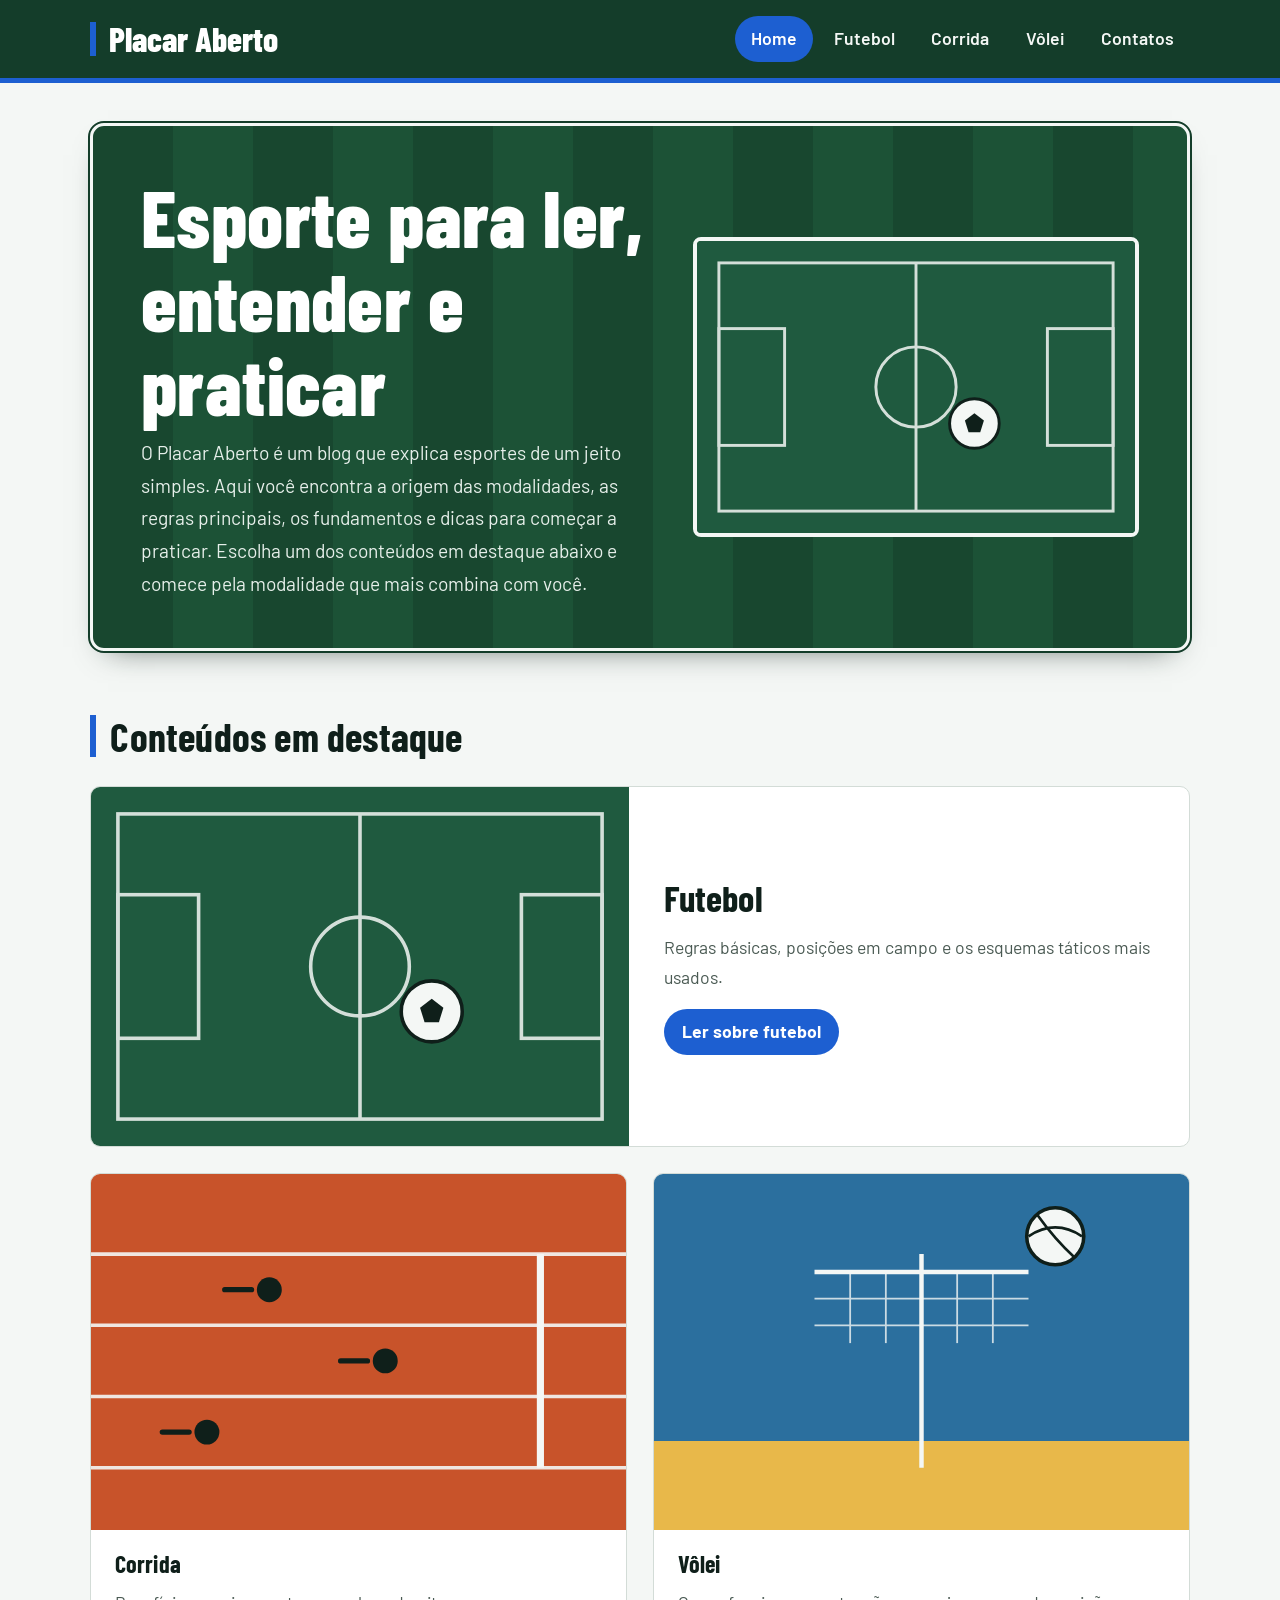
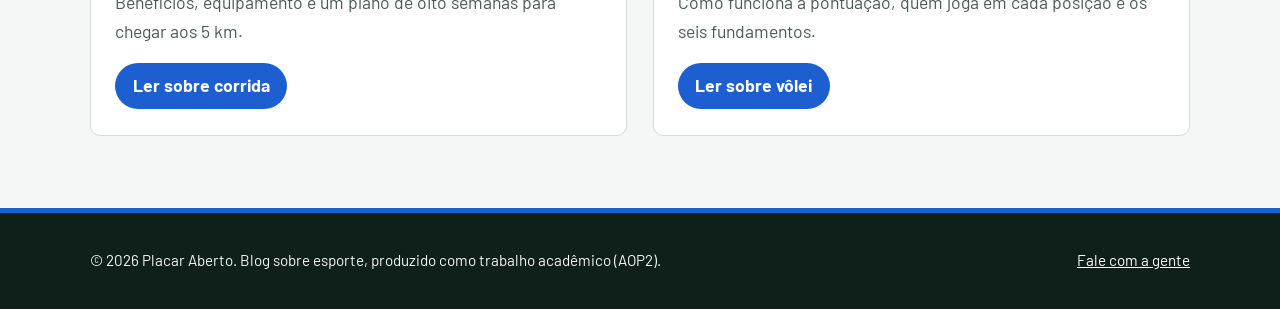
<file: index.html>
<!DOCTYPE html>
<html lang="pt-BR">
    <head>
        <meta charset="UTF-8">
        <meta name="viewport" content="width=device-width, initial-scale=1">
        <title>Home | Placar Aberto</title>
        <meta name="description" content="Placar Aberto: blog sobre esporte com conteúdo sobre futebol, corrida e vôlei.">
        <link rel="preconnect" href="https://fonts.googleapis.com">
        <link rel="preconnect" href="https://fonts.gstatic.com" crossorigin>
        <link href="https://fonts.googleapis.com/css2?family=Barlow:wght@400;600&family=Barlow+Condensed:wght@700;800&display=swap" rel="stylesheet">
        <link rel="stylesheet" href="css/style.css">
    </head>
    <body>
        <header>
            <div class="wrap topo">
                <a class="marca" href="index.html">Placar Aberto</a>
                <nav aria-label="Navegação principal">
                    <ul>
                        <li>
                            <a href="index.html" aria-current="page">Home</a>
                        </li>
                        <li>
                            <a href="futebol.html">Futebol</a>
                        </li>
                        <li>
                            <a href="corrida.html">Corrida</a>
                        </li>
                        <li>
                            <a href="volei.html">Vôlei</a>
                        </li>
                        <li>
                            <a href="contatos.html">Contatos</a>
                        </li>
                    </ul>
                </nav>
            </div>
        </header>

        <main class="wrap">
            <section class="hero">
                <div>
                    <h1>Esporte para ler, entender e praticar</h1>
                    <p>O Placar Aberto é um blog que explica esportes de um jeito simples. Aqui você encontra a origem das modalidades, as regras principais, 
                        os fundamentos e dicas para começar a praticar. Escolha um dos conteúdos em destaque abaixo e comece pela modalidade que mais combina com você.
                    </p>
                </div>
                <img src="images/futebol.svg" alt="Campo de futebol visto de cima com uma bola no centro" width="600" height="400">
            </section>

            <section>
                <h2>Conteúdos em destaque</h2>
                <div class="destaques">
                    <article class="card">
                        <a class="img" href="futebol.html">
                            <img src="images/futebol.svg" alt="Campo de futebol com bola. Clique para abrir a página Futebol" width="600" height="400">
                        </a>
                        <div>
                            <h3>Futebol</h3>
                            <p>Regras básicas, posições em campo e os esquemas táticos mais usados.</p>
                            <a class="mais" href="futebol.html">Ler sobre futebol</a>
                        </div>
                    </article>

                    <article class="card">
                        <a class="img" href="corrida.html">
                            <img src="images/corrida.svg" alt="Pista de corrida com raias. Clique para abrir a página Corrida" width="600" height="400">
                        </a>
                        <div>
                            <h3>Corrida</h3>
                            <p>Benefícios, equipamento e um plano de oito semanas para chegar aos 5 km.</p>
                            <a class="mais" href="corrida.html">Ler sobre corrida</a>
                        </div>
                    </article>

                    <article class="card">
                        <a class="img" href="volei.html">
                            <img src="images/volei.svg" alt="Rede de vôlei com bola. Clique para abrir a página Vôlei" width="600" height="400">
                        </a>
                        <div>
                            <h3>Vôlei</h3>
                            <p>Como funciona a pontuação, quem joga em cada posição e os seis fundamentos.</p>
                            <a class="mais" href="volei.html">Ler sobre vôlei</a>
                        </div>
                    </article>
                </div>
            </section>
        </main>

        <footer>
            <div class="wrap">
                <p>&copy; 2026 Placar Aberto. Blog sobre esporte, produzido como trabalho acadêmico (AOP2).</p>
                <p><a href="contatos.html">Fale com a gente</a></p>
            </div>
        </footer>
    </body>
</html>
</file>
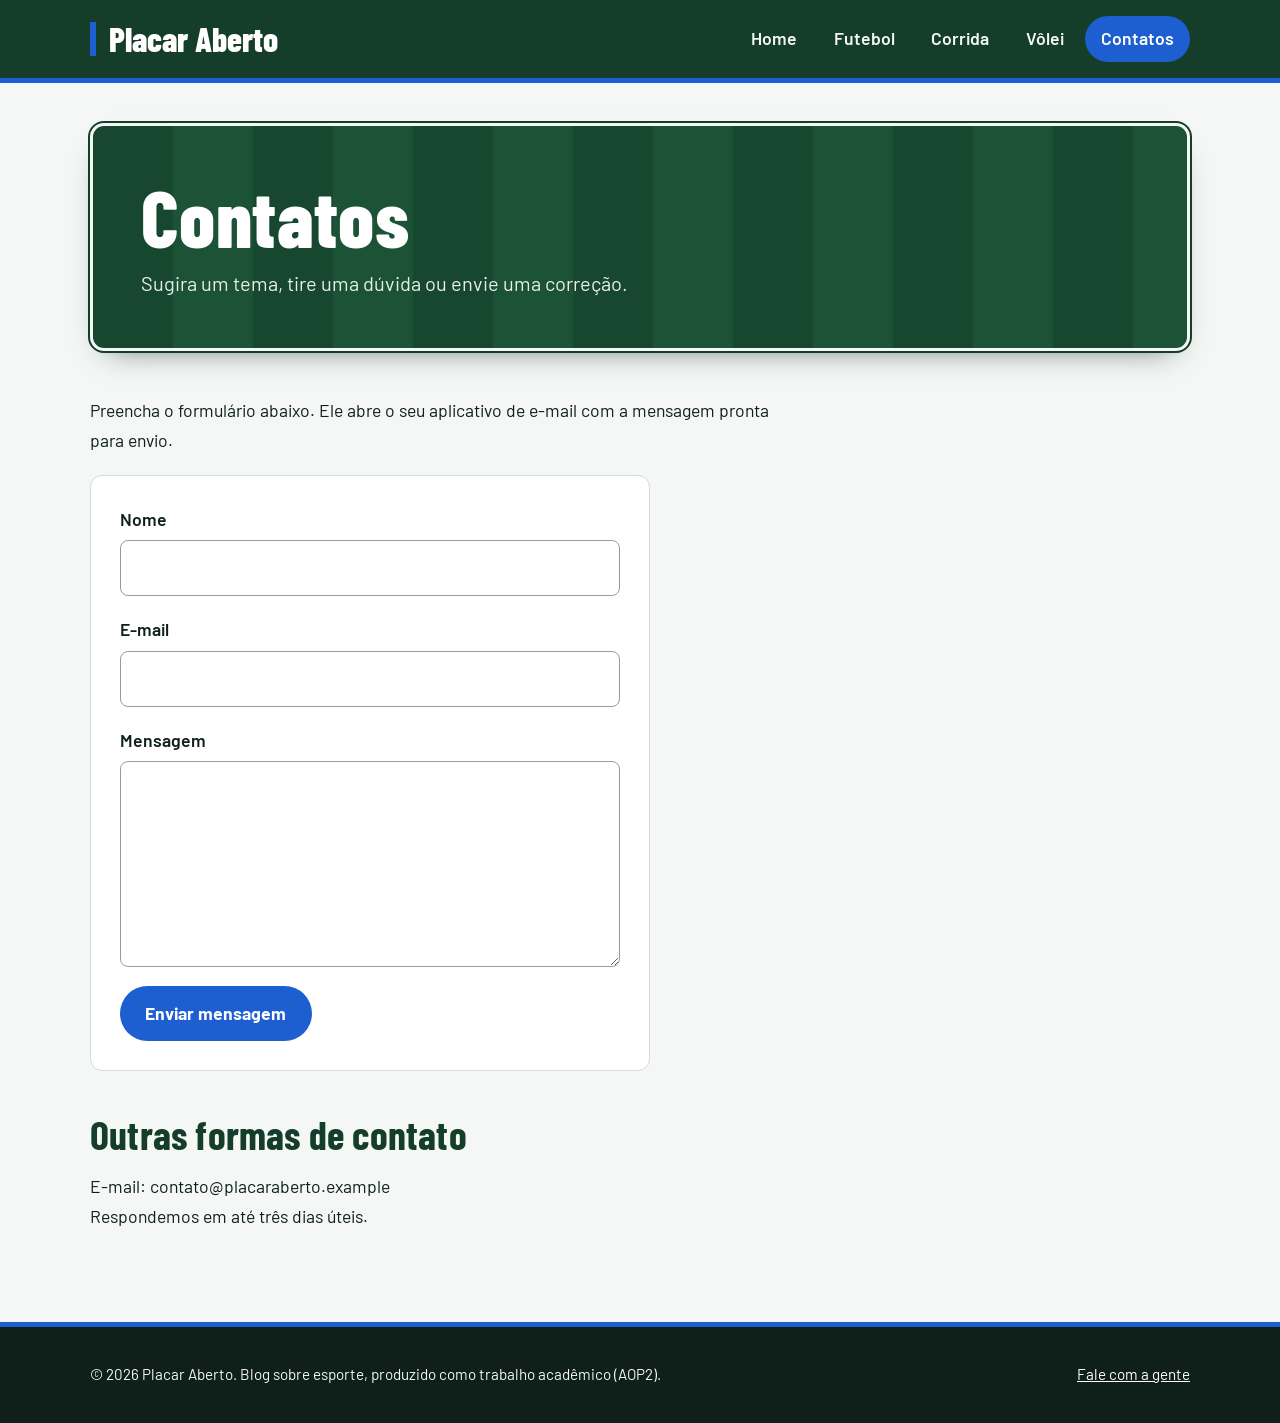
<file: contatos.html>
<!DOCTYPE html>
<html lang="pt-BR">
    <head>
        <meta charset="UTF-8">
        <meta name="viewport" content="width=device-width, initial-scale=1">
        <title>Contatos | Placar Aberto</title>
        <meta name="description" content="Placar Aberto: blog sobre esporte com conteúdo sobre futebol, corrida e vôlei.">
        <link rel="preconnect" href="https://fonts.googleapis.com">
        <link rel="preconnect" href="https://fonts.gstatic.com" crossorigin>
        <link href="https://fonts.googleapis.com/css2?family=Barlow:wght@400;600&family=Barlow+Condensed:wght@700;800&display=swap" rel="stylesheet">
        <link rel="stylesheet" href="css/style.css">
    </head>
    <body>
        <header>
            <div class="wrap topo">
                <a class="marca" href="index.html">Placar Aberto</a>
                <nav aria-label="Navegação principal">
                    <ul>
                        <li>
                            <a href="index.html">Home</a>
                        </li>

                        <li><a href="futebol.html">Futebol</a>
                        </li>

                        <li>
                            <a href="corrida.html">Corrida</a>
                        </li>

                        <li>
                            <a href="volei.html">Vôlei</a>
                        </li>

                        <li>
                            <a href="contatos.html" aria-current="page">Contatos</a>
                        </li>
                    </ul>
                </nav>
            </div>
        </header>

        <main class="wrap">
            <section class="cab">
                <h1>Contatos</h1>
                <p>Sugira um tema, tire uma dúvida ou envie uma correção.</p>
            </section>

            <div class="texto">
                <p>Preencha o formulário abaixo. Ele abre o seu aplicativo de e-mail com a mensagem pronta para envio.</p>
                <form action="mailto:contato@placaraberto.example" method="post" enctype="text/plain">
                    <label>Nome<input type="text" name="nome" required autocomplete="name"></label>
                    <label>E-mail<input type="email" name="email" required autocomplete="email"></label>
                    <label>Mensagem<textarea name="mensagem" rows="6" required></textarea></label>
                    <button type="submit">Enviar mensagem</button>
                </form>
                <h2>Outras formas de contato</h2>
                <p>E-mail: contato@placaraberto.example<br>Respondemos em até três dias úteis.</p>
            </div>
        </main>

        <footer>
            <div class="wrap">
                <p>&copy; 2026 Placar Aberto. Blog sobre esporte, produzido como trabalho acadêmico (AOP2).</p>
                <p><a href="contatos.html">Fale com a gente</a></p>
            </div>
        </footer>
    </body>
</html>
</file>
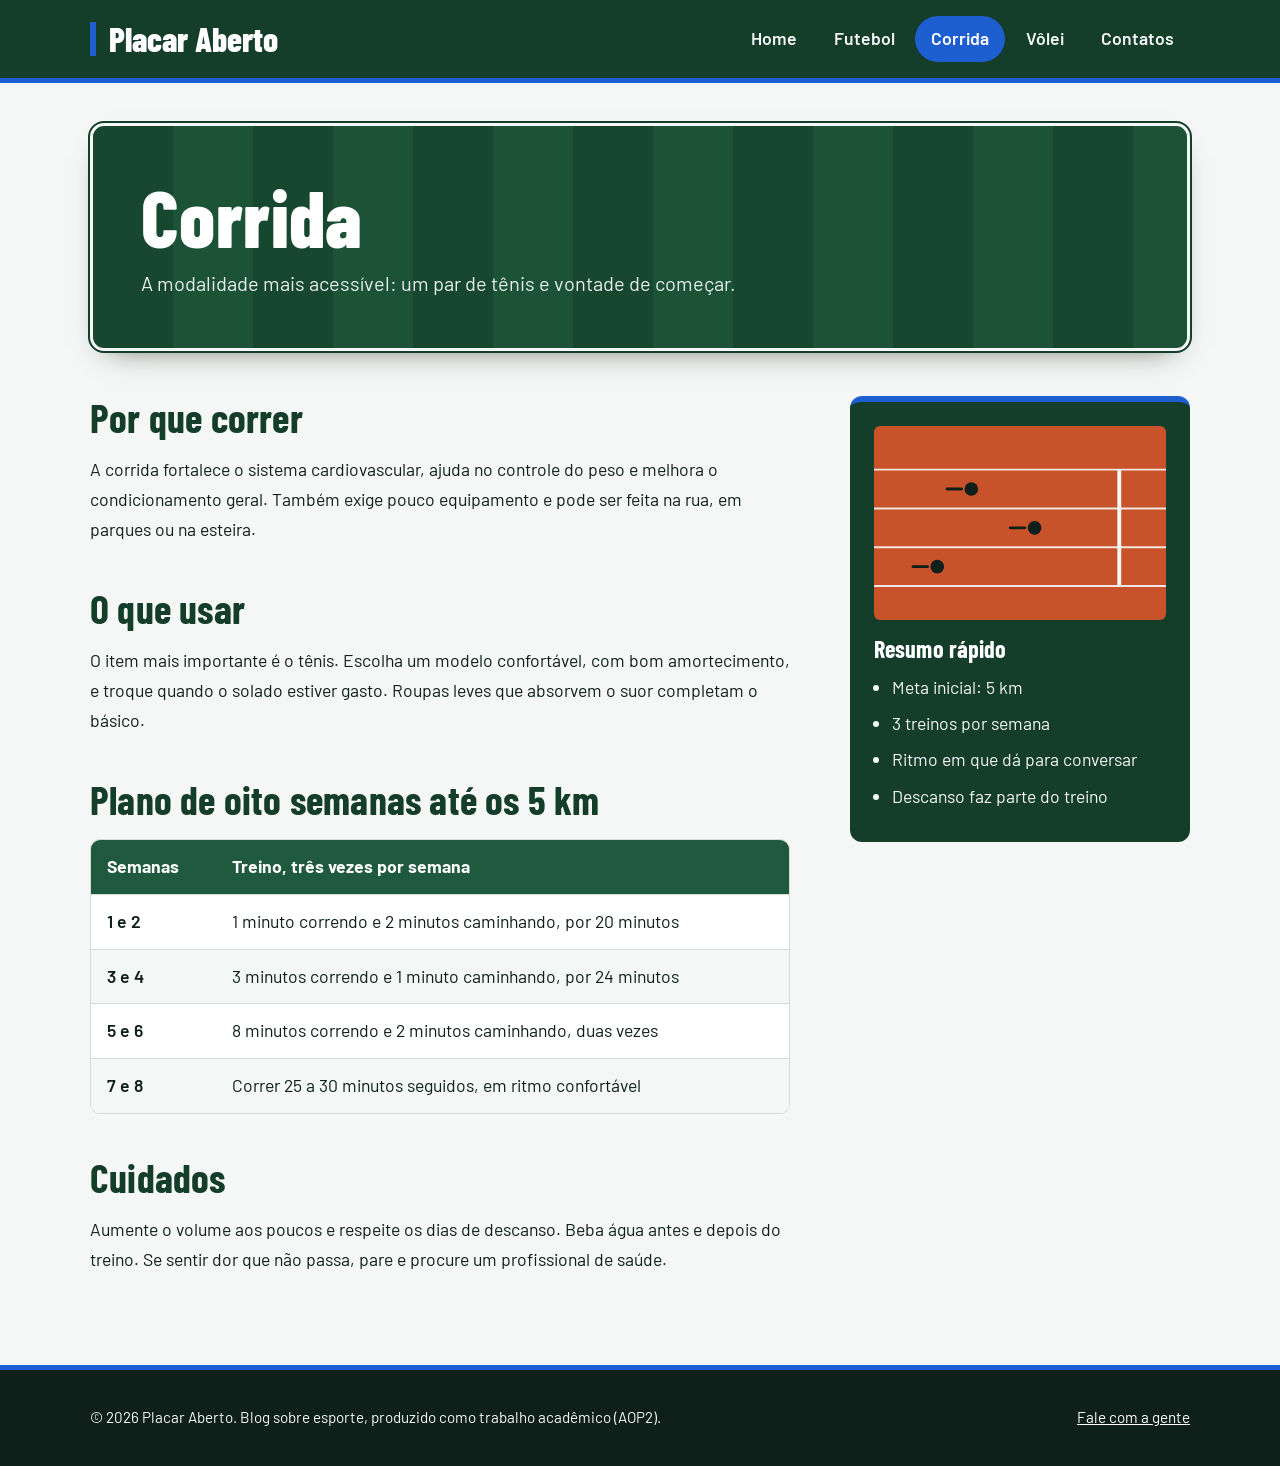
<file: corrida.html>
<!DOCTYPE html>
<html lang="pt-BR">
    <head>
        <meta charset="UTF-8">
        <meta name="viewport" content="width=device-width, initial-scale=1">
        <title>Corrida | Placar Aberto</title>
        <meta name="description" content="Placar Aberto: blog sobre esporte com conteúdo sobre futebol, corrida e vôlei.">
        <link rel="preconnect" href="https://fonts.googleapis.com">
        <link rel="preconnect" href="https://fonts.gstatic.com" crossorigin>
        <link href="https://fonts.googleapis.com/css2?family=Barlow:wght@400;600&family=Barlow+Condensed:wght@700;800&display=swap" rel="stylesheet">
        <link rel="stylesheet" href="css/style.css">
    </head>
    <body>
        <header>
            <div class="wrap topo">
                <a class="marca" href="index.html">Placar Aberto</a>
                <nav aria-label="Navegação principal">
                    <ul>
                        <li>
                            <a href="index.html">Home</a>
                        </li>
                        <li>
                            <a href="futebol.html">Futebol</a>
                        </li>
                        <li>
                            <a href="corrida.html" aria-current="page">Corrida</a>
                        </li>
                        <li>
                            <a href="volei.html">Vôlei</a>
                        </li>
                        <li>
                            <a href="contatos.html">Contatos</a>
                        </li>
                    </ul>
                </nav>
            </div>
        </header>

        <main class="wrap">
            <section class="cab">
                <h1>Corrida</h1>
                <p>A modalidade mais acessível: um par de tênis e vontade de começar.</p>
            </section>
            
            <div class="dois">
                <div class="texto">
                    <h2>Por que correr</h2>
                    <p>A corrida fortalece o sistema cardiovascular, ajuda no controle do peso e melhora o condicionamento geral. Também exige pouco equipamento e pode ser feita na rua, 
                        em parques ou na esteira.
                    </p>
                    <h2>O que usar</h2>
                    <p>O item mais importante é o tênis. Escolha um modelo confortável, com bom amortecimento, e troque quando o solado estiver gasto. 
                        Roupas leves que absorvem o suor completam o básico.
                    </p>
                    <h2>Plano de oito semanas até os 5 km</h2>

                    <table>
                        <thead>
                            <tr>
                                <th>Semanas</th>
                                <th>Treino, três vezes por semana</th>
                            </tr>
                        </thead>

                        <tbody>
                            <tr>
                                <td>1 e 2</td>
                                <td>1 minuto correndo e 2 minutos caminhando, por 20 minutos</td>
                            </tr>
                            <tr>
                                <td>3 e 4</td>
                                <td>3 minutos correndo e 1 minuto caminhando, por 24 minutos</td>
                            </tr>
                            <tr>
                                <td>5 e 6</td>
                                <td>8 minutos correndo e 2 minutos caminhando, duas vezes</td>
                            </tr>
                            <tr>
                                <td>7 e 8</td>
                                <td>Correr 25 a 30 minutos seguidos, em ritmo confortável</td>
                            </tr>
                        </tbody>
                    </table>

                    <h2>Cuidados</h2>
                    <p>Aumente o volume aos poucos e respeite os dias de descanso. Beba água antes e depois do treino. Se sentir dor que não passa, pare e procure um profissional de saúde.</p>
                </div>

                <aside>
                    <img src="images/corrida.svg" alt="Pista de corrida" width="600" height="400">
                    <h3>Resumo rápido</h3>
                    <ul>
                        <li>Meta inicial: 5 km</li>
                        <li>3 treinos por semana</li>
                        <li>Ritmo em que dá para conversar</li>
                        <li>Descanso faz parte do treino</li>
                    </ul>
                </aside>
            </div>
        </main>

        <footer>
        <div class="wrap">
            <p>&copy; 2026 Placar Aberto. Blog sobre esporte, produzido como trabalho acadêmico (AOP2).</p>
            <p><a href="contatos.html">Fale com a gente</a></p>
        </div>
        </footer>
    </body>
</html>
</file>
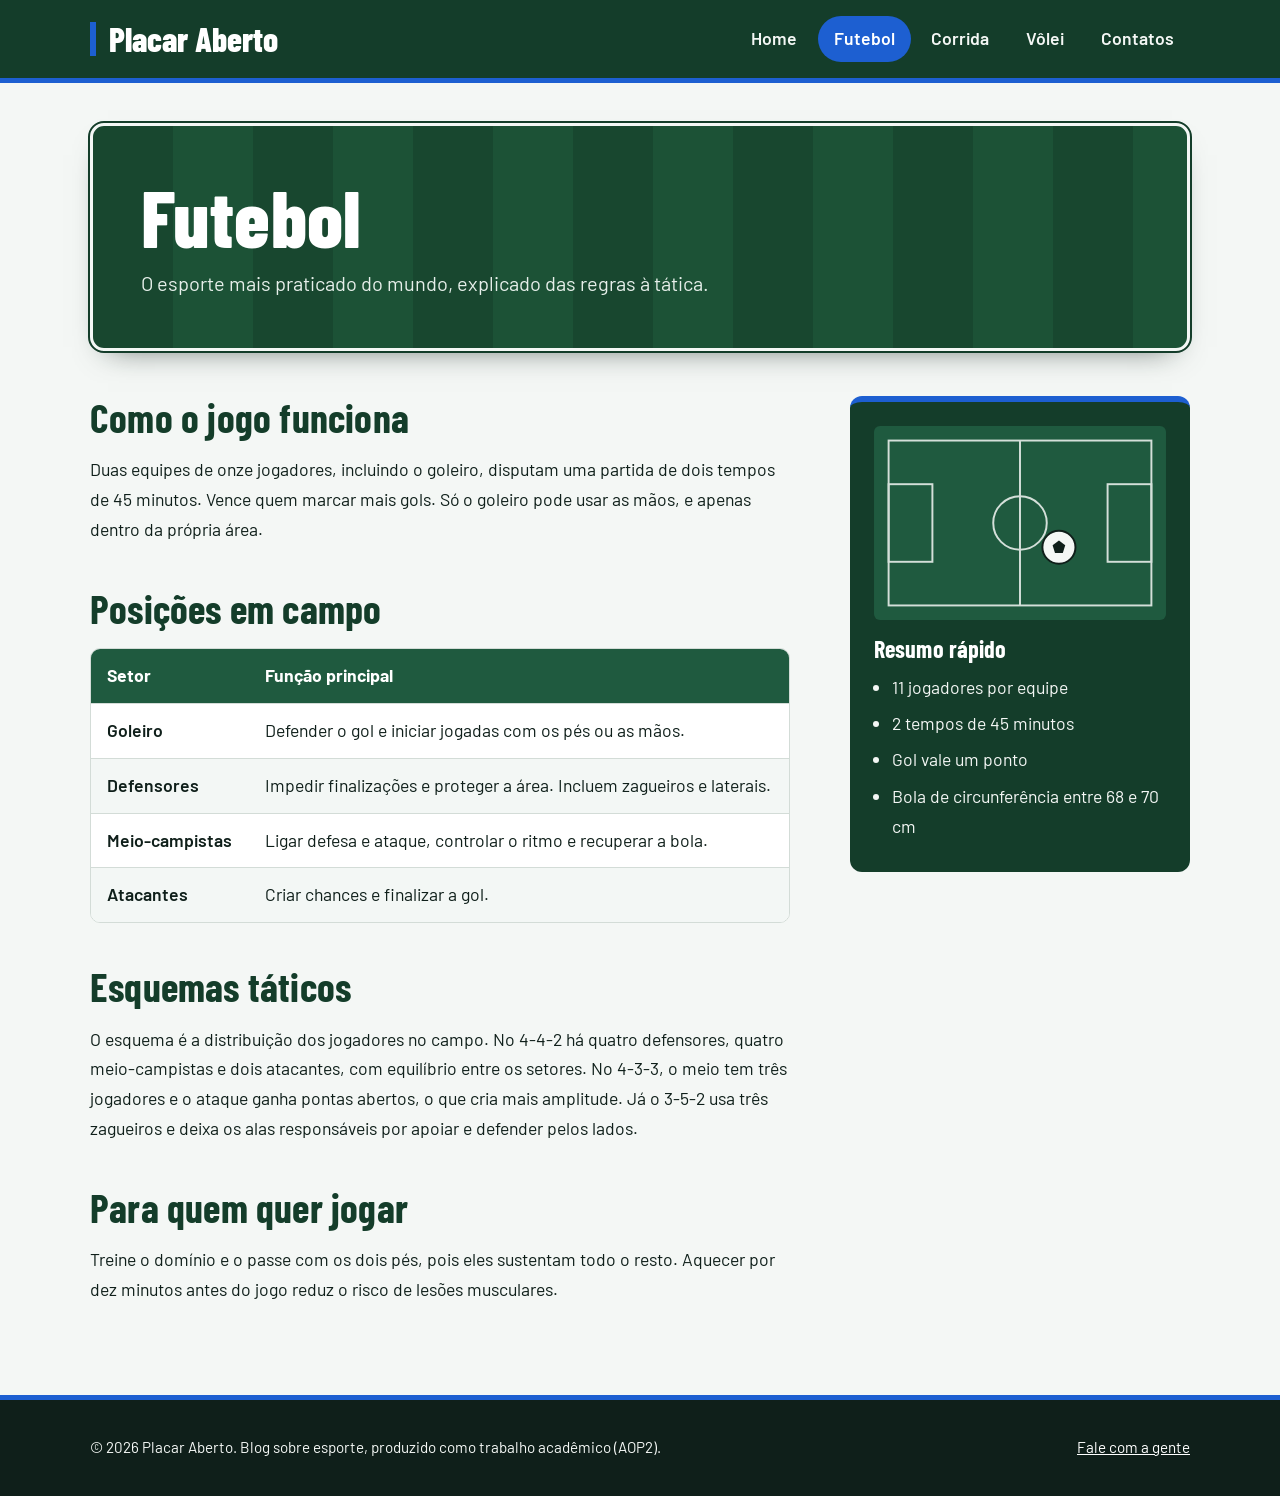
<file: futebol.html>
<!DOCTYPE html>
<html lang="pt-BR">
    <head>
        <meta charset="UTF-8">
        <meta name="viewport" content="width=device-width, initial-scale=1">
        <title>Futebol | Placar Aberto</title>
        <meta name="description" content="Placar Aberto: blog sobre esporte com conteúdo sobre futebol, corrida e vôlei.">
        <link rel="preconnect" href="https://fonts.googleapis.com">
        <link rel="preconnect" href="https://fonts.gstatic.com" crossorigin>
        <link href="https://fonts.googleapis.com/css2?family=Barlow:wght@400;600&family=Barlow+Condensed:wght@700;800&display=swap" rel="stylesheet">
        <link rel="stylesheet" href="css/style.css">
    </head>
    <body>
        <header>
            <div class="wrap topo">
                <a class="marca" href="index.html">Placar Aberto</a>
                <nav aria-label="Navegação principal">
                    <ul>
                        <li>
                            <a href="index.html">Home</a>
                        </li>
                        <li>
                            <a href="futebol.html" aria-current="page">Futebol</a>
                        </li>
                        <li>
                            <a href="corrida.html">Corrida</a>
                        </li>
                        <li>
                            <a href="volei.html">Vôlei</a>
                        </li>
                        <li>
                            <a href="contatos.html">Contatos</a>
                        </li>
                    </ul>
                </nav>
            </div>
        </header>

        <main class="wrap">
            <section class="cab">
                <h1>Futebol</h1>
                <p>O esporte mais praticado do mundo, explicado das regras à tática.</p>
            </section>

            <div class="dois">
                <div class="texto">
                    <h2>Como o jogo funciona</h2>
                    <p>Duas equipes de onze jogadores, incluindo o goleiro, disputam uma partida de dois tempos de 45 minutos. Vence quem marcar mais gols. Só o goleiro 
                        pode usar as mãos, e apenas dentro da própria área.
                    </p>
                    <h2>Posições em campo</h2>
                    <table>
                        <thead>
                            <tr>
                                <th>Setor</th>
                                <th>Função principal</th>
                            </tr>
                        </thead>

                        <tbody>
                            <tr>
                                <td>Goleiro</td>
                                <td>Defender o gol e iniciar jogadas com os pés ou as mãos.</td>
                            </tr>
                            <tr>
                                <td>Defensores</td>
                                <td>Impedir finalizações e proteger a área. Incluem zagueiros e laterais.</td>
                            </tr>
                            <tr>
                                <td>Meio-campistas</td>
                                <td>Ligar defesa e ataque, controlar o ritmo e recuperar a bola.</td>
                            </tr>
                            <tr>
                                <td>Atacantes</td>
                                <td>Criar chances e finalizar a gol.</td>
                            </tr>
                        </tbody>
                    </table>

                    <h2>Esquemas táticos</h2>
                    <p>O esquema é a distribuição dos jogadores no campo. No 4-4-2 há quatro defensores, quatro meio-campistas e dois atacantes, com 
                        equilíbrio entre os setores. No 4-3-3, o meio tem três jogadores e o ataque ganha pontas abertos, o que cria mais amplitude. Já o 3-5-2 usa três 
                        zagueiros e deixa os alas responsáveis por apoiar e defender pelos lados.
                    </p>
                    <h2>Para quem quer jogar</h2>
                    <p>Treine o domínio e o passe com os dois pés, pois eles sustentam todo o resto. Aquecer por dez minutos antes do jogo reduz o risco de lesões musculares.</p>
                </div>

                <aside>
                    <img src="images/futebol.svg" alt="Campo de futebol" width="600" height="400">
                    <h3>Resumo rápido</h3>
                    <ul>
                        <li>11 jogadores por equipe</li>
                        <li>2 tempos de 45 minutos</li>
                        <li>Gol vale um ponto</li>
                        <li>Bola de circunferência entre 68 e 70 cm</li>
                    </ul>
                </aside>
            </div>
        </main>
        
        <footer>
            <div class="wrap">
            <p>&copy; 2026 Placar Aberto. Blog sobre esporte, produzido como trabalho acadêmico (AOP2).</p>
            <p><a href="contatos.html">Fale com a gente</a></p>
            </div>
        </footer>
    </body>
</html>
</file>
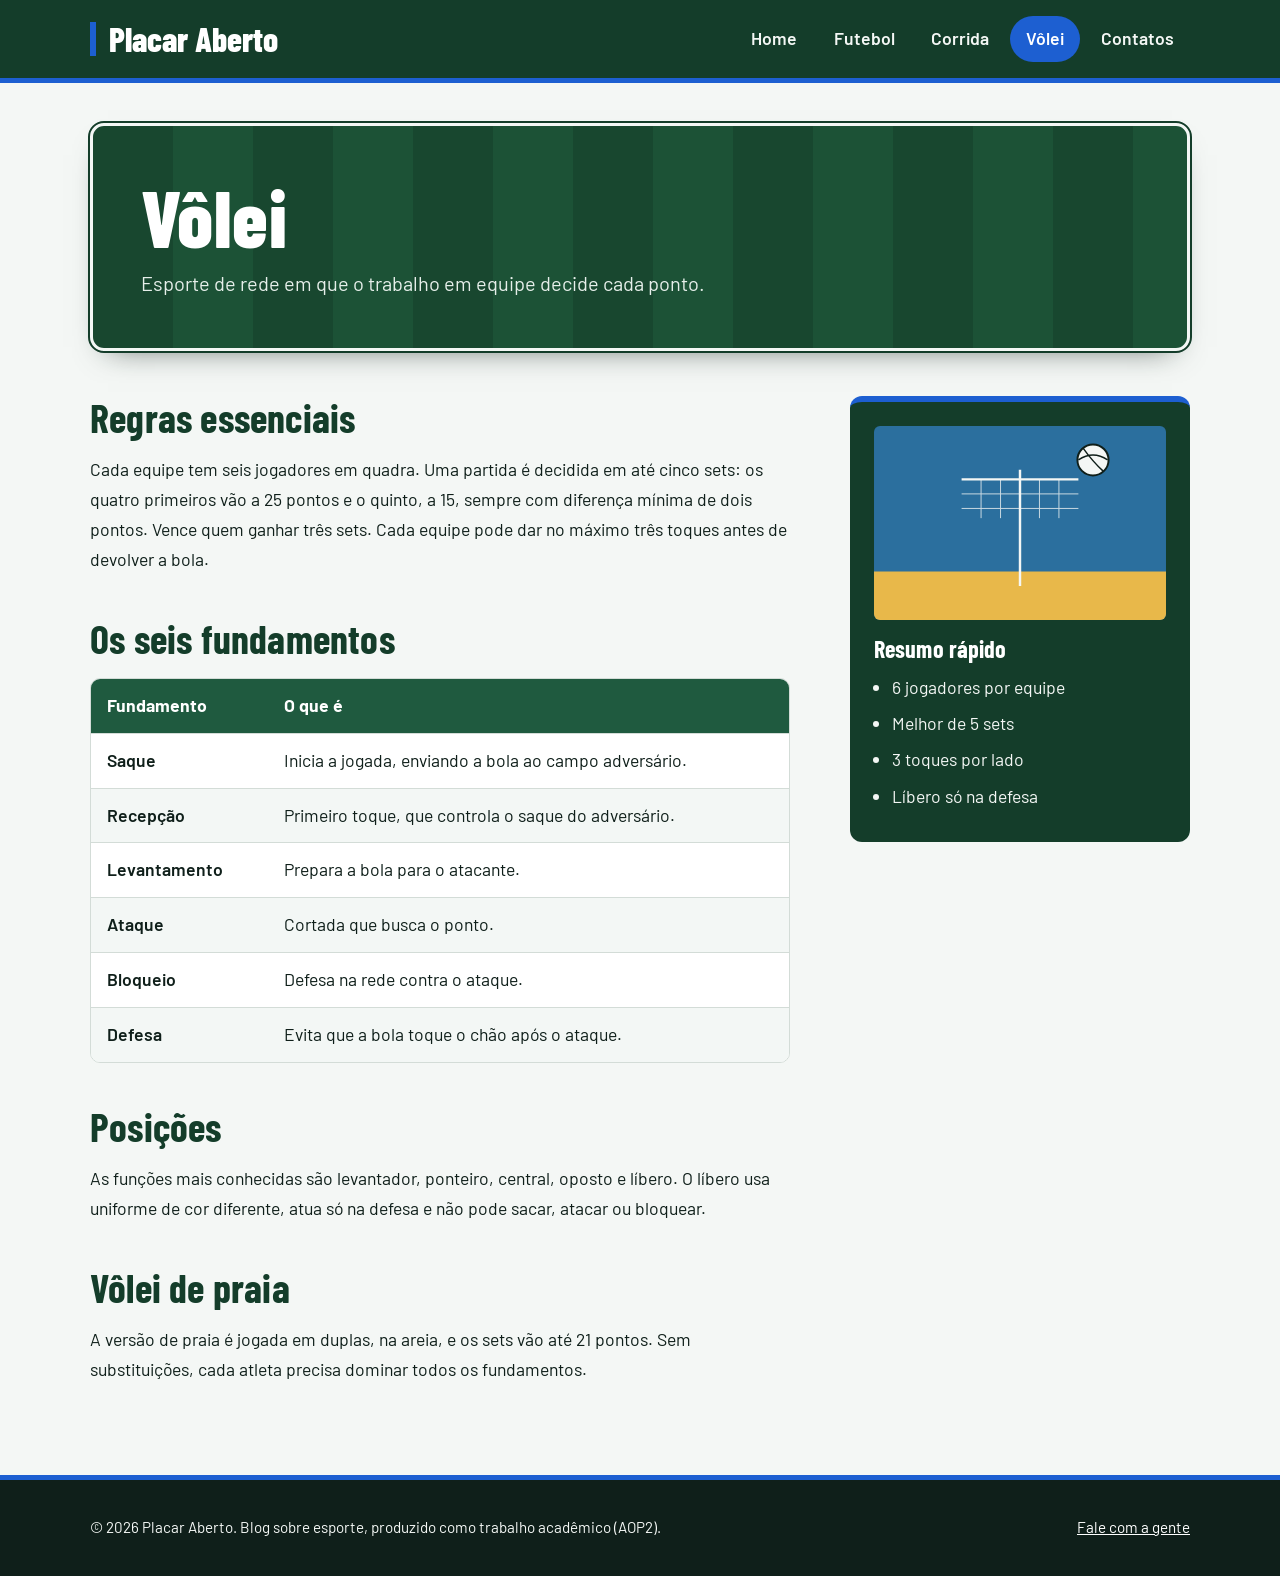
<file: volei.html>
<!DOCTYPE html>
<html lang="pt-BR">
    <head>
        <meta charset="UTF-8">
        <meta name="viewport" content="width=device-width, initial-scale=1">
        <title>Vôlei | Placar Aberto</title>
        <meta name="description" content="Placar Aberto: blog sobre esporte com conteúdo sobre futebol, corrida e vôlei.">
        <link rel="preconnect" href="https://fonts.googleapis.com">
        <link rel="preconnect" href="https://fonts.gstatic.com" crossorigin>
        <link href="https://fonts.googleapis.com/css2?family=Barlow:wght@400;600&family=Barlow+Condensed:wght@700;800&display=swap" rel="stylesheet">
        <link rel="stylesheet" href="css/style.css">
    </head>
    <body>
        <header>
            <div class="wrap topo">
                <a class="marca" href="index.html">Placar Aberto</a>
                <nav aria-label="Navegação principal">
                    <ul>
                        <li>
                            <a href="index.html">Home</a>
                        </li>
                        <li>
                            <a href="futebol.html">Futebol</a>
                        </li>
                        <li>
                            <a href="corrida.html">Corrida</a>
                        </li>
                        <li>
                            <a href="volei.html" aria-current="page">Vôlei</a>
                        </li>
                        <li>
                            <a href="contatos.html">Contatos</a>
                        </li>
                    </ul>
                </nav>
            </div>
        </header>

        <main class="wrap">
            <section class="cab">
                <h1>Vôlei</h1>
                <p>Esporte de rede em que o trabalho em equipe decide cada ponto.</p>
            </section>
            <div class="dois">
                <div class="texto">
                    <h2>Regras essenciais</h2>
                    <p>Cada equipe tem seis jogadores em quadra. Uma partida é decidida em até cinco sets: os quatro primeiros vão a 25 pontos e o quinto, a 15, 
                        sempre com diferença mínima de dois pontos. Vence quem ganhar três sets. Cada equipe pode dar no máximo três toques antes de devolver a bola.
                    </p>
                    <h2>Os seis fundamentos</h2>

                    <table>
                        <thead>
                            <tr>
                                <th>Fundamento</th>
                                <th>O que é</th>
                            </tr>
                        </thead>
                        
                        <tbody>
                            <tr>
                                <td>Saque</td>
                                <td>Inicia a jogada, enviando a bola ao campo adversário.</td>
                            </tr>
                            <tr>
                                <td>Recepção</td>
                                <td>Primeiro toque, que controla o saque do adversário.</td>
                            </tr>
                            <tr>
                                <td>Levantamento</td>
                                <td>Prepara a bola para o atacante.</td>
                            </tr>
                            <tr>
                                <td>Ataque</td>
                                <td>Cortada que busca o ponto.</td>
                            </tr>
                            <tr>
                                <td>Bloqueio</td>
                                <td>Defesa na rede contra o ataque.</td>
                            </tr>
                            <tr>
                                <td>Defesa</td>
                                <td>Evita que a bola toque o chão após o ataque.</td>
                            </tr>
                        </tbody>
                    </table>

                    <h2>Posições</h2>
                    <p>As funções mais conhecidas são levantador, ponteiro, central, oposto e líbero. O líbero usa uniforme de cor diferente, 
                        atua só na defesa e não pode sacar, atacar ou bloquear.
                    </p>
                    <h2>Vôlei de praia</h2>
                    <p>A versão de praia é jogada em duplas, na areia, e os sets vão até 21 pontos. Sem substituições, cada atleta precisa dominar todos os fundamentos.</p>
                </div>
                
                <aside>
                    <img src="images/volei.svg" alt="Quadra de vôlei" width="600" height="400">
                    <h3>Resumo rápido</h3>
                    <ul>
                        <li>6 jogadores por equipe</li>
                        <li>Melhor de 5 sets</li>
                        <li>3 toques por lado</li>
                        <li>Líbero só na defesa</li>
                    </ul>
                </aside>
            </div>
        </main>

        <footer>
            <div class="wrap">
                <p>&copy; 2026 Placar Aberto. Blog sobre esporte, produzido como trabalho acadêmico (AOP2).</p>
                <p><a href="contatos.html">Fale com a gente</a></p>
            </div>
        </footer>
    </body>
</html>
</file>
<file: css/style.css>
:root{
    --pitch:#1f5a3f;
    --pitch-dark:#143d2a;
    --stripe-a:#18472f;
    --stripe-b:#1c5236;
    --ink:#0f1f1a;
    --chalk:#f4f7f5;
    --line:#d3dcd7;
    --accent:#1d5fd1;
    --accent-dark:#1649a6;
    --muted:#4a5a53;
    --grass:repeating-linear-gradient(90deg,var(--stripe-a) 0 80px,var(--stripe-b) 80px 160px)
}

*{
    box-sizing:border-box
}

html{
    scroll-behavior:smooth
}

body{
    margin:0;
    font-family:"Barlow",system-ui,-apple-system,"Segoe UI",Roboto,sans-serif;
    font-size:1.1rem;
    line-height:1.7;
    color:var(--ink);
    background:var(--chalk)
}

h1,h2,h3{
    font-family:"Barlow Condensed","Arial Narrow",Impact,sans-serif;
    line-height:1.05;
    margin:0 0 .7rem;
    letter-spacing:.005em
}

h1{
    font-size:clamp(2.8rem,6.5vw,5rem);
    font-weight:800
}

h2{
    font-size:clamp(1.9rem,3.4vw,2.5rem);
    font-weight:700
}

h3{
    font-size:1.5rem;
    font-weight:700
}

a{
    color:var(--accent-dark)
}

a:focus-visible,button:focus-visible,input:focus-visible,textarea:focus-visible{
    outline:3px solid var(--accent);
    outline-offset:3px
}

.wrap{
    width:min(1100px,92%);
    margin-inline:auto
}

/* Cabeçalho */
header{
    background:var(--pitch-dark);
    color:var(--chalk);
    border-bottom:5px solid var(--accent)
}

.topo{
    display:flex;
    flex-wrap:wrap;
    align-items:center;
    justify-content:space-between;
    gap:1rem;
    padding:1rem 0
}

.marca{
    font-family:"Barlow Condensed",Impact,sans-serif;
    font-weight:800;
    font-size:2.1rem;
    line-height:1;
    color:#fff;
    text-decoration:none;
    padding-left:.8rem;
    border-left:6px solid var(--accent)
}

nav ul{
    list-style:none;
    display:flex;
    flex-wrap:wrap;
    gap:.3rem;
    margin:0;
    padding:0
}

nav a{
    display:block;
    padding:.5rem 1rem;
    color:var(--chalk);
    text-decoration:none;
    font-weight:600;
    border-radius:999px
}

nav a:hover{
    background:rgba(255,255,255,.16)
}

nav a[aria-current="page"]{
    background:var(--accent);
    color:#fff
}

main{
    padding:2.5rem 0 4.5rem
}

/* Faixas de gramado: Home e cabeçalhos das páginas */
.hero,.cab{
    background:var(--grass);
    color:#fff;
    border-radius:14px;
    border:3px solid var(--chalk);
    outline:2px solid var(--pitch-dark);
    box-shadow:0 14px 30px -18px rgba(15,31,26,.7)
}

.hero{
    display:grid;
    gap:2.5rem;
    grid-template-columns:1.15fr 1fr;
    align-items:center;
    padding:3rem;
    margin-bottom:4rem
}

.hero h1{
    color:#fff
}

.hero p{
    font-size:1.2rem;
    max-width:54ch;
    color:#e6efea;
    margin:0
}

.hero img{
    width:100%;
    height:auto;
    border-radius:8px;
    border:4px solid var(--chalk);
    display:block
}

/* Conteúdos em destaque */
main > section:not(.hero):not(.cab) > h2{
    padding-left:.9rem;
    border-left:6px solid var(--accent)
}

.destaques{
    display:grid;
    gap:1.6rem;
    grid-template-columns:repeat(6,1fr);
    margin-top:1.8rem
}

.card{
    grid-column:span 3;
    background:#fff;
    border:1px solid var(--line);
    border-radius:10px;
    overflow:hidden;
    display:flex;
    flex-direction:column
}

.card:first-child{
    grid-column:span 6;
    flex-direction:row
}

.card:first-child a.img{
    flex:1.1
}

.card:first-child a.img img{
    height:100%;
    object-fit:cover
}

.card:first-child > div{
    flex:1;
    display:flex;
    flex-direction:column;
    justify-content:center;
    padding:2rem 2.2rem
}

.card:first-child .mais{
    align-self:flex-start
}

.card:first-child h3{
    font-size:2.3rem
}

.card:hover{
    border-color:var(--pitch)
}

.card img{
    width:100%;
    height:auto;
    display:block;
    transition:transform .25s
}

.card a.img{
    display:block;
    overflow:hidden
}

.card a.img:hover img{
    transform:scale(1.04)
}

.card > div{
    padding:1.3rem 1.5rem 1.6rem
}

.card p{
    margin:.3rem 0 1rem;
    color:var(--muted)
}

.mais{
    display:inline-block;
    padding:.5rem 1.1rem;
    background:var(--accent);
    color:#fff;
    font-weight:700;
    text-decoration:none;
    border-radius:999px
}

.mais:hover{
    background:var(--accent-dark)
}

/* Páginas de conteúdo */
.cab{
    padding:3rem;
    margin-bottom:2.8rem
}

.cab h1{
    color:#fff;
    margin-bottom:.5rem
}

.cab p{
    max-width:60ch;
    color:#e6efea;
    font-size:1.25rem;
    margin:0
}

.dois{
    display:grid;
    gap:3rem;
    grid-template-columns:1fr 340px;
    align-items:start
}

.texto{
    max-width:70ch
}

.texto h2{
    margin-top:2.6rem;
    color:var(--pitch-dark)
}

.texto h2:first-child{
    margin-top:0
}

aside{
    background:var(--pitch-dark);
    color:var(--chalk);
    padding:1.5rem;
    border-radius:12px;
    border-top:6px solid var(--accent);
    position:sticky;
    top:1.5rem
}

aside h3{
    color:#fff
}

aside ul{
    padding-left:1.1rem;
    margin:.5rem 0 0
}

aside li{
    margin-bottom:.4rem
}

aside img{
    width:100%;
    height:auto;
    border-radius:6px;
    margin-bottom:1rem;
    display:block
}

table{
    border-collapse:separate;
    border-spacing:0;
    width:100%;
    margin:1.2rem 0;
    background:#fff;
    border:1px solid var(--line);
    border-radius:10px;
    overflow:hidden
}

th,td{
    border-bottom:1px solid var(--line);
    padding:.75rem 1rem;
    text-align:left;
    vertical-align:top
}

tbody tr:last-child td{
    border-bottom:0
}

tbody tr:nth-child(even){
    background:#f3f7f5
}

th{
    background:var(--pitch);
    color:#fff
}

td:first-child{
    font-weight:600
}

/* Formulário */
form{
    display:grid;
    gap:1.2rem;
    max-width:560px;
    background:#fff;
    border:1px solid var(--line);
    border-radius:12px;
    padding:1.8rem;
    margin:1.2rem 0 2rem
}

label{
    font-weight:600;
    display:grid;
    gap:.35rem
}

input,textarea{
    font:inherit;
    padding:.75rem .9rem;
    border:1px solid #8ea199;
    border-radius:8px;
    background:#fff
}

button{
    font:inherit;
    font-weight:700;
    padding:.8rem 1.6rem;
    border:0;
    border-radius:999px;
    background:var(--accent);
    color:#fff;
    cursor:pointer;
    justify-self:start
}

button:hover{
    background:var(--accent-dark)
}

/* Rodapé */
footer{
    background:var(--ink);
    color:var(--chalk);
    padding:2.2rem 0;
    font-size:.95rem;
    border-top:5px solid var(--accent)
}

footer p{
    margin:0
}

footer .wrap{
    display:flex;
    flex-wrap:wrap;
    justify-content:space-between;
    gap:1rem
}

footer a{
    color:#fff
}

@media (max-width:860px){
    .hero{
        grid-template-columns:1fr;
        padding:2rem 1.5rem
    }
    .cab{
        padding:2rem 1.5rem
    }
    .dois{
        grid-template-columns:1fr
    }
    aside{
        position:static
    }
    .card,.card:first-child{
        grid-column:span 6;
        flex-direction:column
    }
    .card:first-child > div{
        padding:1.3rem 1.5rem 1.6rem
    }
    .card:first-child a.img img{
        height:auto
    }
}

@media (prefers-reduced-motion:reduce){
    *{transition:none!important;scroll-behavior:auto}
}
</file>
